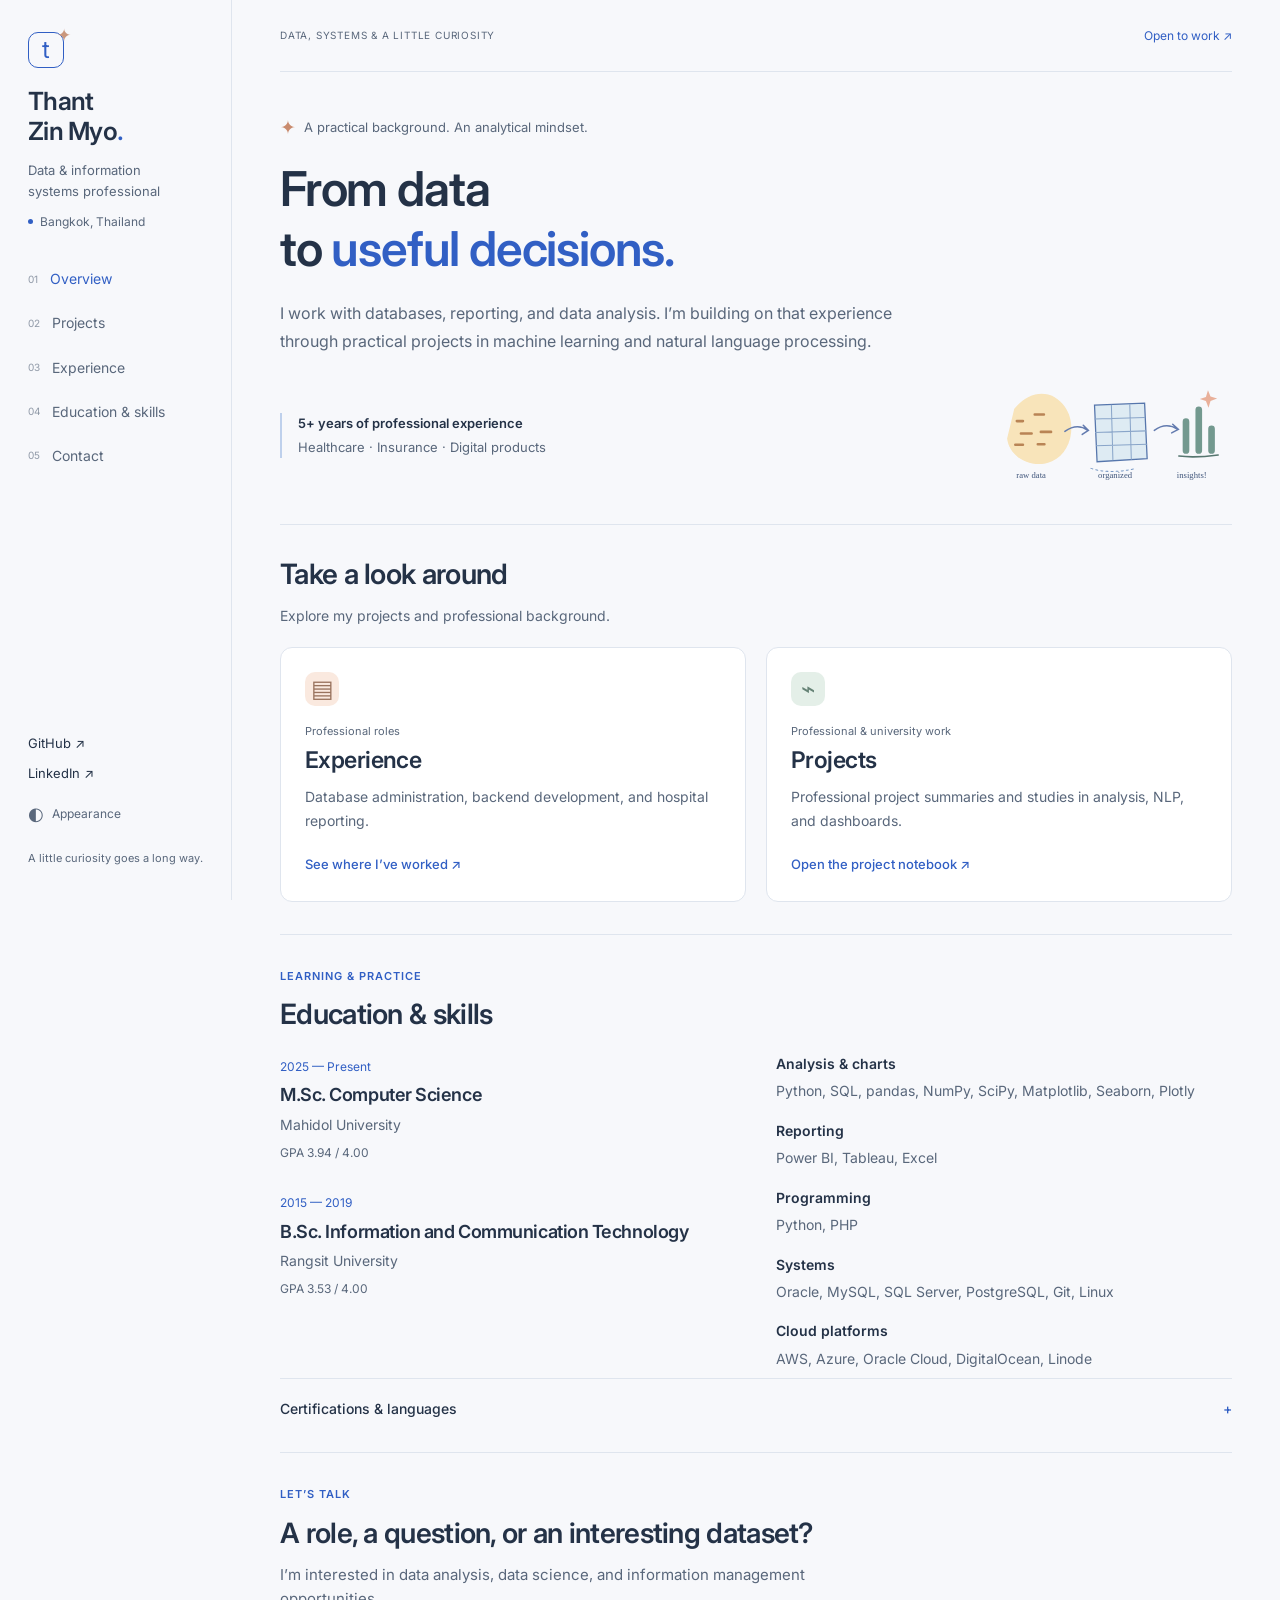
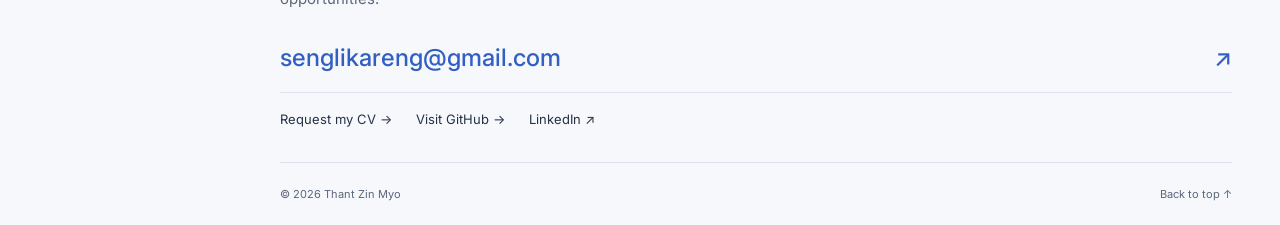
<file: index.html>
<!doctype html><html lang="en"><head><meta charset="utf-8"><meta name="viewport" content="width=device-width,initial-scale=1"><meta name="description" content="Thant Zin Myo — data and information systems professional. Explore academic projects, professional experience, education and skills."><meta name="theme-color" content="#f6f8fc"><title>Overview | Thant Zin Myo</title><link rel="icon" href="assets/favicon.svg"><link rel="preconnect" href="https://fonts.googleapis.com"><link rel="preconnect" href="https://fonts.gstatic.com" crossorigin><link href="https://fonts.googleapis.com/css2?family=Inter:wght@400;500;600&family=Patrick+Hand&display=swap" rel="stylesheet"><link rel="stylesheet" href="friendly.css"><script src="projects.js" defer></script><script src="friendly.js" defer></script></head><body id="top"><a class="skip" href="#main">Skip to content</a><aside class="profile-rail"><a class="identity" href="index.html"><span class="monogram">t<span>✦</span></span><strong>Thant<br> Zin Myo<span class="blue-dot">.</span></strong></a><p class="rail-role">Data &amp; information<br>systems professional</p><p class="rail-location"><span></span> Bangkok, Thailand</p><nav aria-label="Main navigation"><a href="index.html" aria-current="page"><span>01</span>Overview</a><a href="projects.html"><span>02</span>Projects</a><a href="experience.html"><span>03</span>Experience</a><a href="index.html#background"><span>04</span>Education & skills</a><a href="index.html#contact"><span>05</span>Contact</a></nav><div class="rail-bottom"><a href="https://github.com/karengsengli" target="_blank" rel="noopener noreferrer">GitHub ↗</a><a href="https://www.linkedin.com/in/data-engineer-mala" target="_blank" rel="noopener noreferrer">LinkedIn ↗</a><button class="theme-toggle" aria-label="Switch to dark theme">◐ <span>Appearance</span></button><p>A little curiosity goes a long way.</p></div></aside><main id="main"><header class="topline"><span>DATA, SYSTEMS &amp; A LITTLE CURIOSITY</span><a href="mailto:senglikareng@gmail.com">Open to work ↗</a></header><section class="opening"><div class="hello-note"><span class="little-star" aria-hidden="true">✦</span> A practical background. An analytical mindset.</div><h1>From data<br>to <span>useful decisions.</span></h1><p class="intro">I work with databases, reporting, and data analysis. I’m building on that experience through practical projects in machine learning and natural language processing.</p><div class="opening-bottom"><div class="current-note"><strong>5+ years of professional experience</strong><p>Healthcare · Insurance · Digital products</p></div><img class="data-doodle" src="assets/data-doodle.svg" alt="A playful sketch showing raw data becoming organized tables and useful insights"></div></section>
<section class="chapter explore"><div class="section-heading"><h2>Take a look around</h2><p>Explore my projects and professional background.</p></div><div class="path-grid"><a class="path" href="experience.html"><span class="path-symbol" aria-hidden="true">▤</span><span class="path-type">Professional roles</span><h3>Experience</h3><p>Database administration, backend development, and hospital reporting.</p><span class="path-link">See where I’ve worked ↗</span></a><a class="path" href="projects.html"><span class="path-symbol" aria-hidden="true">⌁</span><span class="path-type">Professional &amp; university work</span><h3>Projects</h3><p>Professional project summaries and studies in analysis, NLP, and dashboards.</p><span class="path-link">Open the project notebook ↗</span></a></div></section>
<section class="chapter" id="background"><div class="section-heading"><p class="eyebrow">LEARNING &amp; PRACTICE</p><h2>Education &amp; skills</h2></div><div class="background-grid"><div><article class="degree"><span>2025 — Present</span><h3>M.Sc. Computer Science</h3><p>Mahidol University</p><small>GPA 3.94 / 4.00</small></article><article class="degree"><span>2015 — 2019</span><h3>B.Sc. Information and Communication Technology</h3><p>Rangsit University</p><small>GPA 3.53 / 4.00</small></article></div><div><dl class="toolkit"><dt>Analysis &amp; charts</dt><dd>Python, SQL, pandas, NumPy, SciPy, Matplotlib, Seaborn, Plotly</dd><dt>Reporting</dt><dd>Power BI, Tableau, Excel</dd><dt>Programming</dt><dd>Python, PHP</dd><dt>Systems</dt><dd>Oracle, MySQL, SQL Server, PostgreSQL, Git, Linux</dd><dt>Cloud platforms</dt><dd>AWS, Azure, Oracle Cloud, DigitalOcean, Linode</dd></dl></div></div><details class="qualifications"><summary>Certifications &amp; languages <span>+</span></summary><div><p>Data Analyst — DataCamp, 2025</p><p>Data Engineer — DataCamp, 2025</p><p>Oracle Autonomous DB Cloud 2021 Specialist — Oracle University, 2021</p><p>Oracle 12C Database Administration — Info Wave Training Center, 2020</p><p class="languages">Burmese: Native · English: Intermediate · Thai: Basic</p></div></details></section><section class="contact chapter" id="contact"><p class="eyebrow">LET’S TALK</p><h2>A role, a question, or an interesting dataset?</h2><p>I’m interested in data analysis, data science, and information management opportunities.</p><a class="contact-email" href="mailto:senglikareng@gmail.com">senglikareng@gmail.com <span>↗</span></a><div class="contact-links"><a href="mailto:senglikareng@gmail.com?subject=Professional%20opportunity%20and%20CV%20request">Request my CV →</a><a href="https://github.com/karengsengli" target="_blank" rel="noopener noreferrer">Visit GitHub →</a><a href="https://www.linkedin.com/in/data-engineer-mala" target="_blank" rel="noopener noreferrer">LinkedIn ↗</a></div></section><footer><span>© 2026 Thant Zin Myo</span><a href="#top">Back to top ↑</a></footer></main><dialog id="case-study" aria-labelledby="case-title"><div class="dialog-bar"><span>Project notebook</span><button aria-label="Close project" class="close-dialog">×</button></div><div class="case-content"></div></dialog><noscript><p class="noscript-note">Enable JavaScript to open project details. Contact: senglikareng@gmail.com.</p></noscript></body></html>
</file>
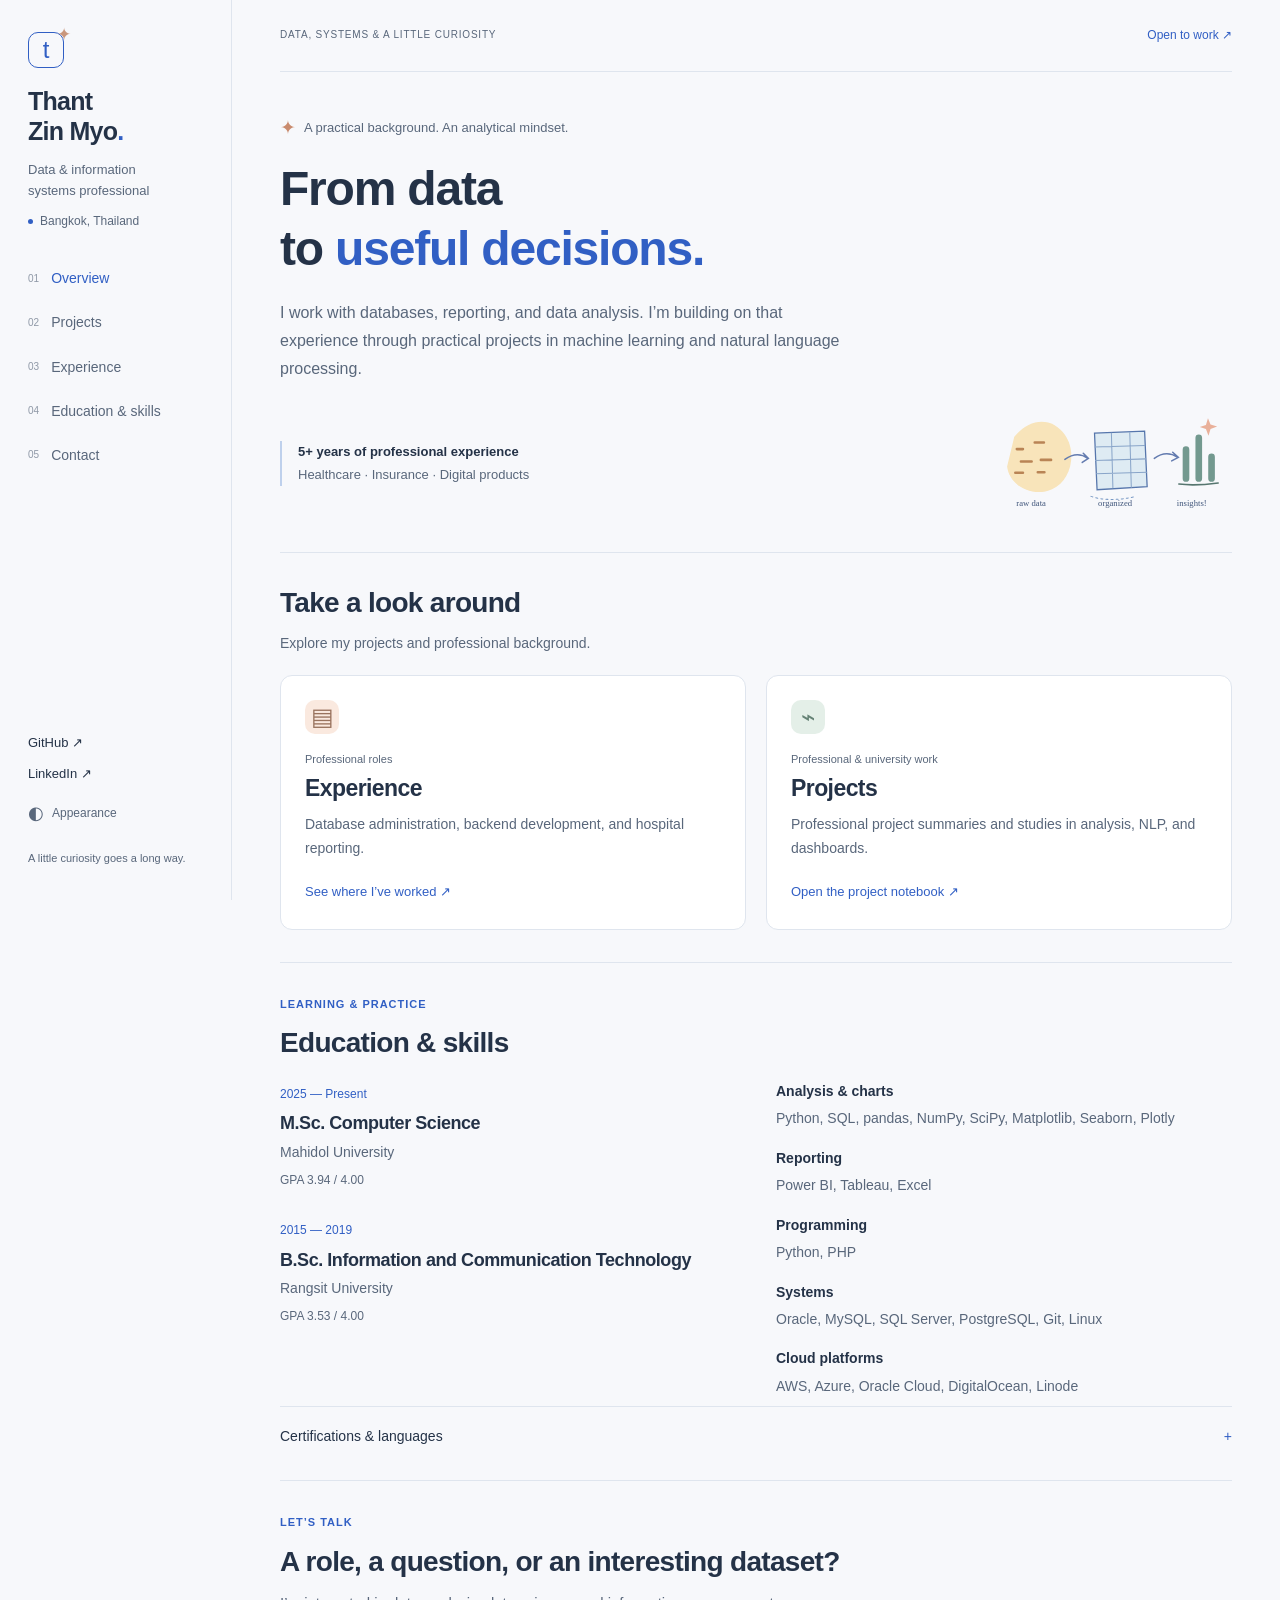
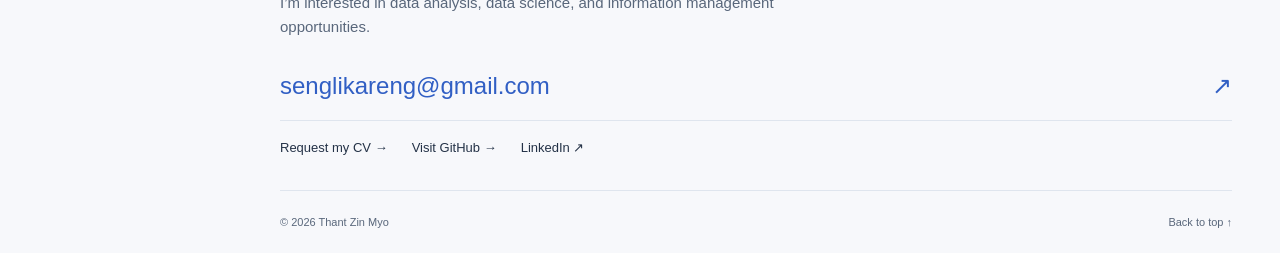
<file: about.html>
<!doctype html><html lang="en"><head><meta charset="utf-8"><meta http-equiv="refresh" content="0;url=index.html#background"><title>About Thant Zin Myo</title></head><body><a href="index.html#background">Education and skills</a><a href="mailto:senglikareng@gmail.com">Contact</a></body></html>
</file>
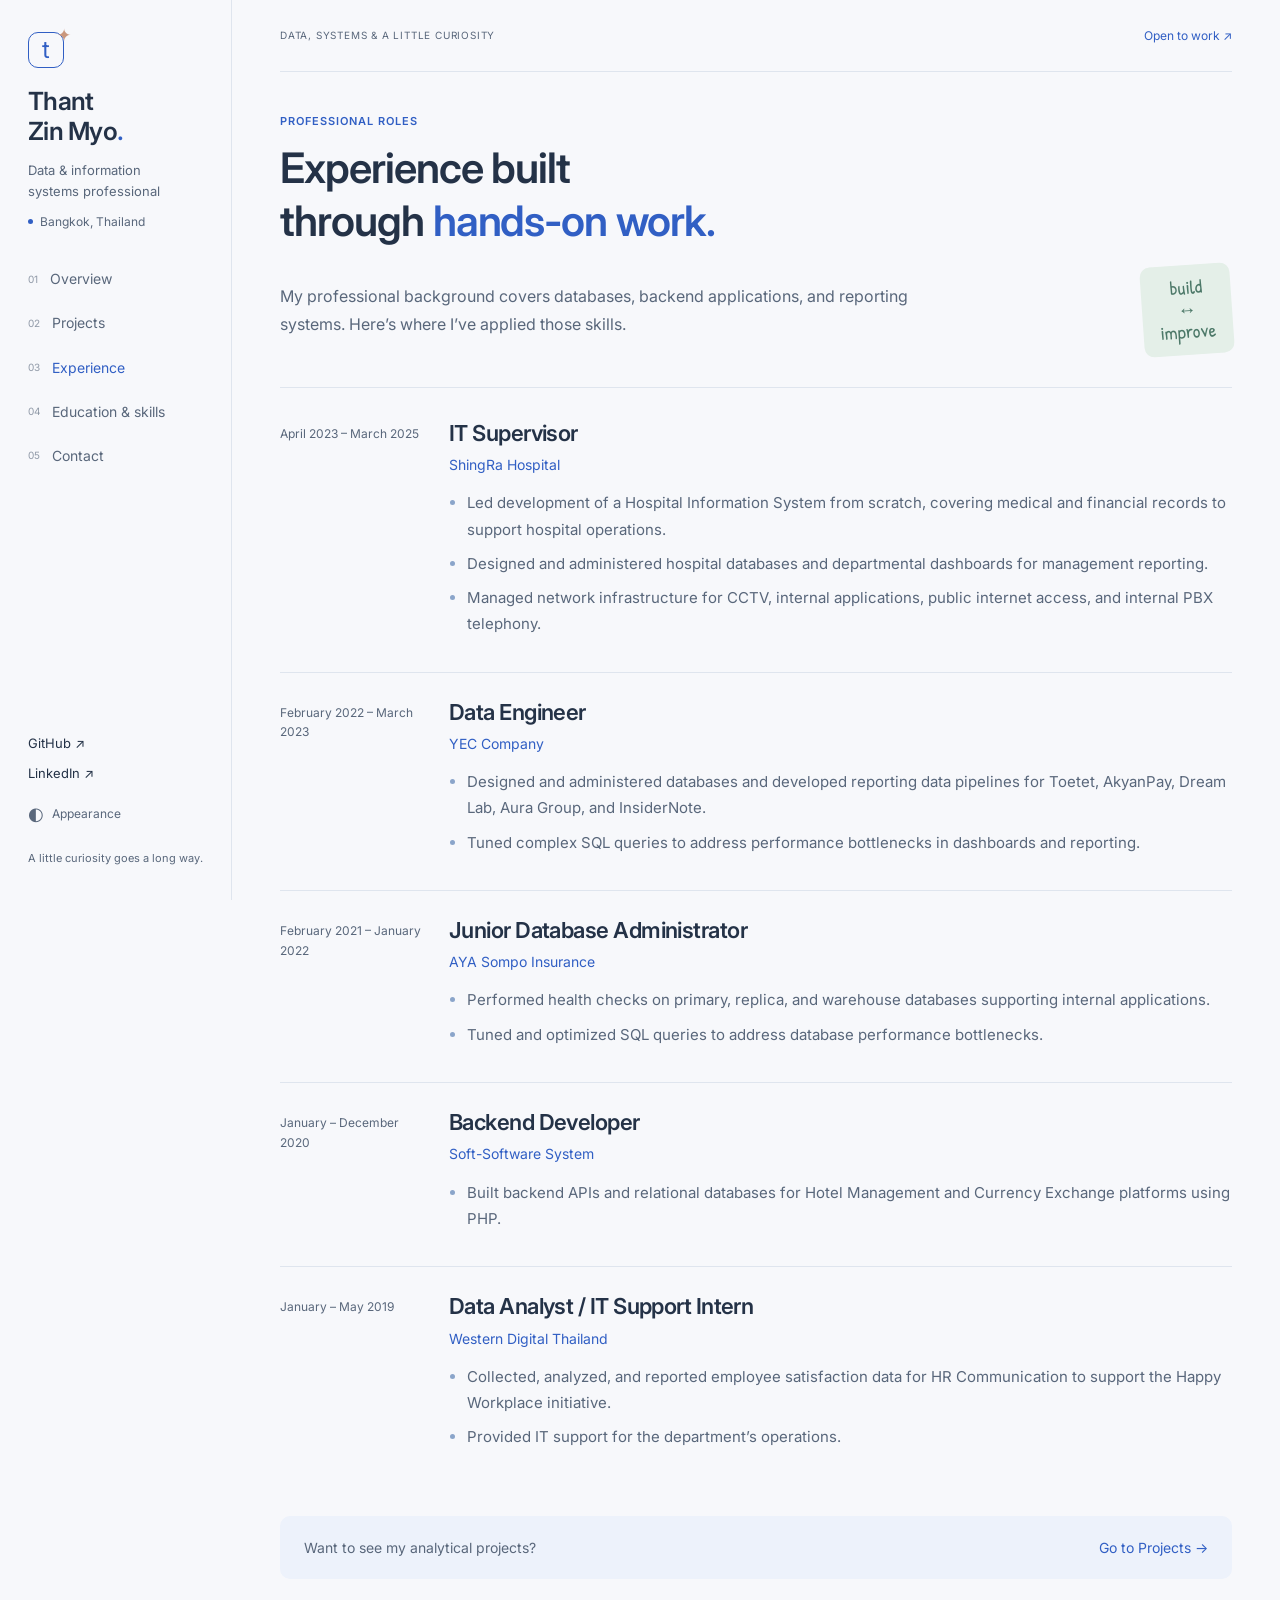
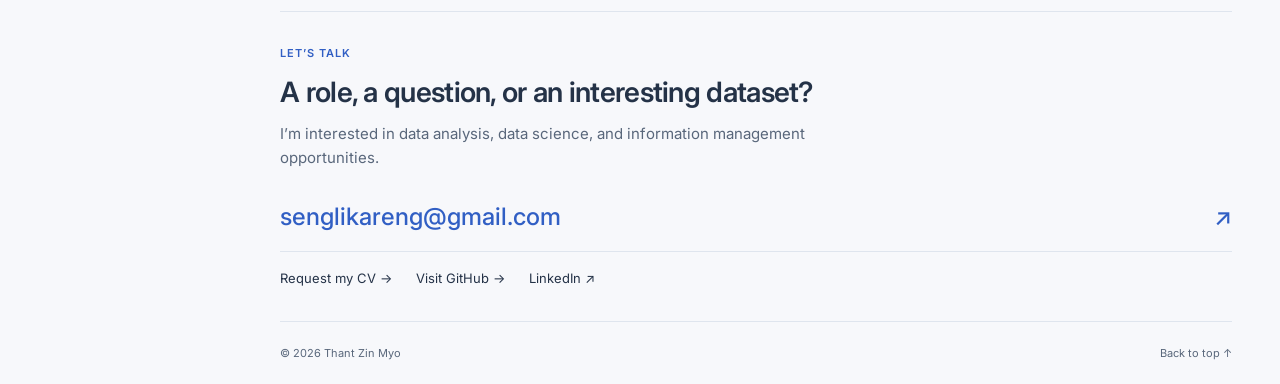
<file: experience.html>
<!doctype html><html lang="en"><head><meta charset="utf-8"><meta name="viewport" content="width=device-width,initial-scale=1"><meta name="description" content="Thant Zin Myo — data and information systems professional. Explore academic projects, professional experience, education and skills."><meta name="theme-color" content="#f6f8fc"><title>Experience | Thant Zin Myo</title><link rel="icon" href="assets/favicon.svg"><link rel="preconnect" href="https://fonts.googleapis.com"><link rel="preconnect" href="https://fonts.gstatic.com" crossorigin><link href="https://fonts.googleapis.com/css2?family=Inter:wght@400;500;600&family=Patrick+Hand&display=swap" rel="stylesheet"><link rel="stylesheet" href="friendly.css"><script src="projects.js" defer></script><script src="friendly.js" defer></script></head><body id="top"><a class="skip" href="#main">Skip to content</a><aside class="profile-rail"><a class="identity" href="index.html"><span class="monogram">t<span>✦</span></span><strong>Thant<br> Zin Myo<span class="blue-dot">.</span></strong></a><p class="rail-role">Data &amp; information<br>systems professional</p><p class="rail-location"><span></span> Bangkok, Thailand</p><nav aria-label="Main navigation"><a href="index.html"><span>01</span>Overview</a><a href="projects.html"><span>02</span>Projects</a><a href="experience.html" aria-current="page"><span>03</span>Experience</a><a href="index.html#background"><span>04</span>Education & skills</a><a href="index.html#contact"><span>05</span>Contact</a></nav><div class="rail-bottom"><a href="https://github.com/karengsengli" target="_blank" rel="noopener noreferrer">GitHub ↗</a><a href="https://www.linkedin.com/in/data-engineer-mala" target="_blank" rel="noopener noreferrer">LinkedIn ↗</a><button class="theme-toggle" aria-label="Switch to dark theme">◐ <span>Appearance</span></button><p>A little curiosity goes a long way.</p></div></aside><main id="main"><header class="topline"><span>DATA, SYSTEMS &amp; A LITTLE CURIOSITY</span><a href="mailto:senglikareng@gmail.com">Open to work ↗</a></header><section class="page-opening"><p class="eyebrow">PROFESSIONAL ROLES</p><h1>Experience built<br>through <span>hands-on work.</span></h1><div class="page-intro"><p>My professional background covers databases, backend applications, and reporting systems. Here’s where I’ve applied those skills.</p><span class="doodle-sticker mint" aria-hidden="true">build<br>↔<br>improve</span></div></section><section class="chapter" id="experience"><div id="roles" class="roles"></div></section><div class="next-page"><span>Want to see my analytical projects?</span><a href="projects.html">Go to Projects →</a></div><section class="contact chapter" id="contact"><p class="eyebrow">LET’S TALK</p><h2>A role, a question, or an interesting dataset?</h2><p>I’m interested in data analysis, data science, and information management opportunities.</p><a class="contact-email" href="mailto:senglikareng@gmail.com">senglikareng@gmail.com <span>↗</span></a><div class="contact-links"><a href="mailto:senglikareng@gmail.com?subject=Professional%20opportunity%20and%20CV%20request">Request my CV →</a><a href="https://github.com/karengsengli" target="_blank" rel="noopener noreferrer">Visit GitHub →</a><a href="https://www.linkedin.com/in/data-engineer-mala" target="_blank" rel="noopener noreferrer">LinkedIn ↗</a></div></section><footer><span>© 2026 Thant Zin Myo</span><a href="#top">Back to top ↑</a></footer></main><dialog id="case-study" aria-labelledby="case-title"><div class="dialog-bar"><span>Project notebook</span><button aria-label="Close project" class="close-dialog">×</button></div><div class="case-content"></div></dialog><noscript><p class="noscript-note">Enable JavaScript to open project details. Contact: senglikareng@gmail.com.</p></noscript></body></html>
</file>
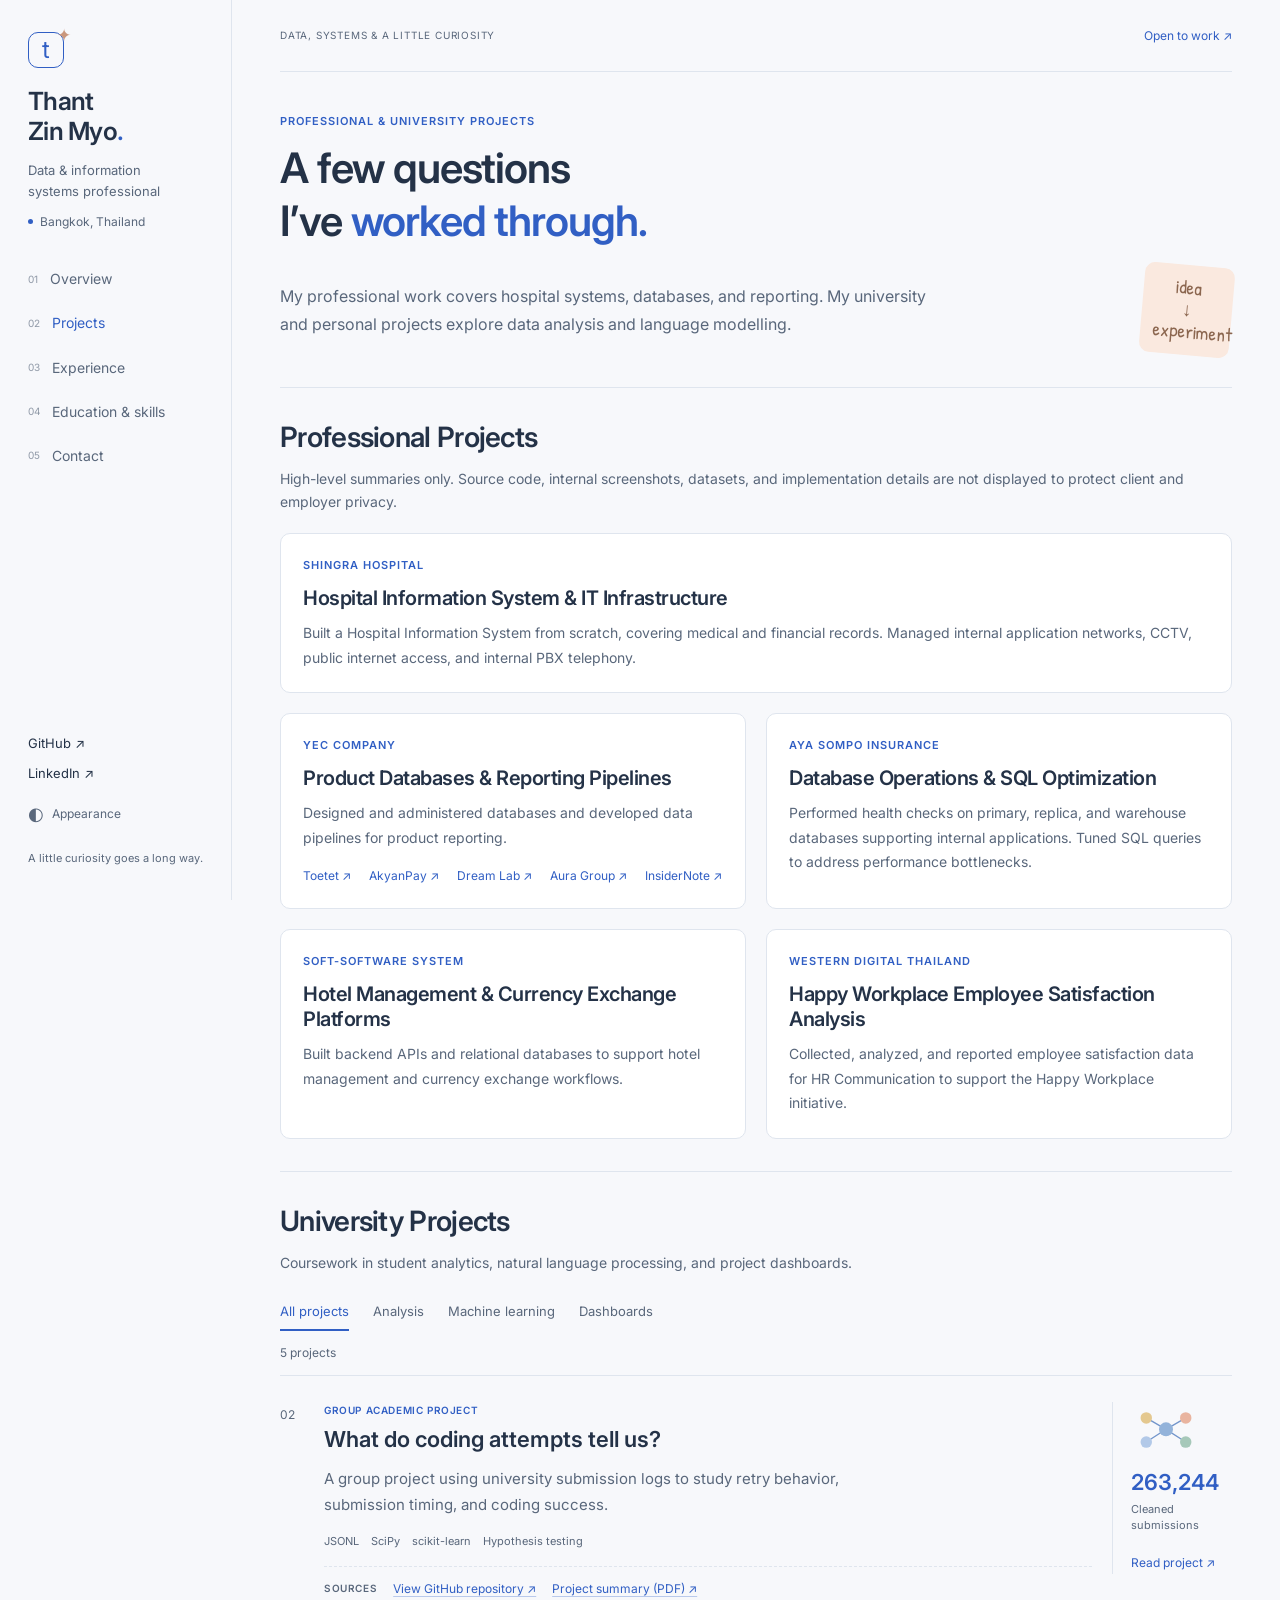
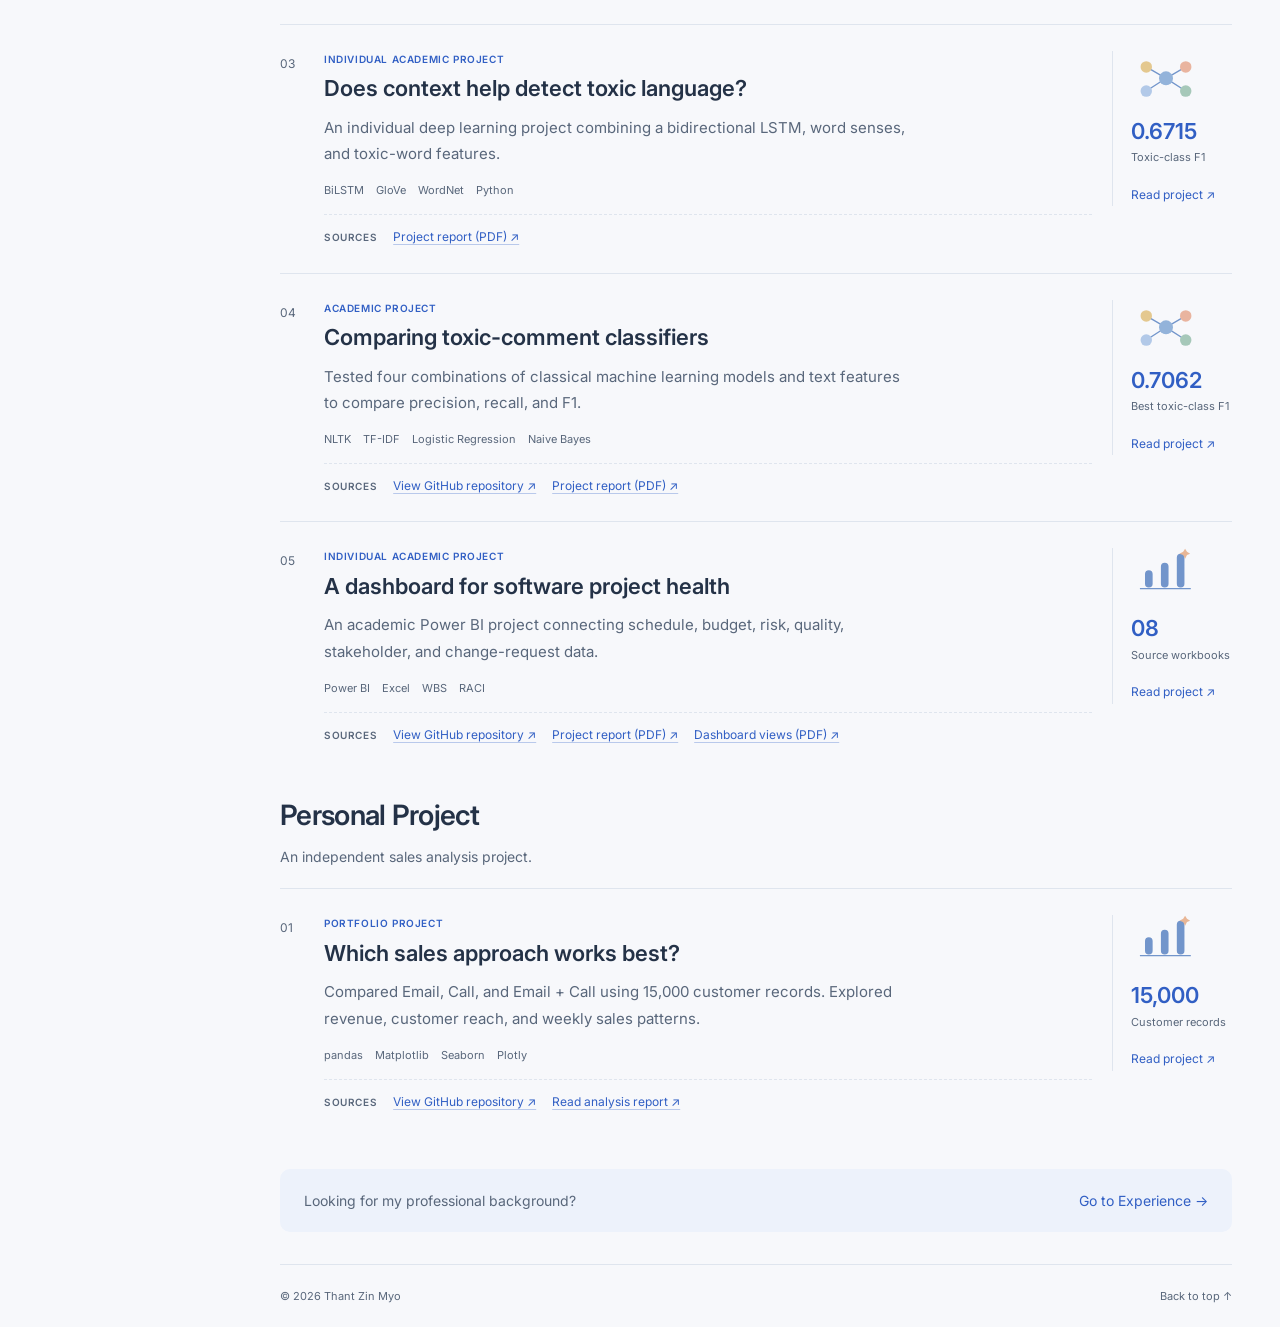
<file: projects.html>
<!doctype html><html lang="en"><head><meta charset="utf-8"><meta name="viewport" content="width=device-width,initial-scale=1"><meta name="description" content="Thant Zin Myo — data and information systems professional. Explore academic projects, professional experience, education and skills."><meta name="theme-color" content="#f6f8fc"><title>Projects | Thant Zin Myo</title><link rel="icon" href="assets/favicon.svg"><link rel="preconnect" href="https://fonts.googleapis.com"><link rel="preconnect" href="https://fonts.gstatic.com" crossorigin><link href="https://fonts.googleapis.com/css2?family=Inter:wght@400;500;600&family=Patrick+Hand&display=swap" rel="stylesheet"><link rel="stylesheet" href="friendly.css"><script src="projects.js" defer></script><script src="friendly.js" defer></script></head><body id="top"><a class="skip" href="#main">Skip to content</a><aside class="profile-rail"><a class="identity" href="index.html"><span class="monogram">t<span>✦</span></span><strong>Thant<br> Zin Myo<span class="blue-dot">.</span></strong></a><p class="rail-role">Data &amp; information<br>systems professional</p><p class="rail-location"><span></span> Bangkok, Thailand</p><nav aria-label="Main navigation"><a href="index.html"><span>01</span>Overview</a><a href="projects.html" aria-current="page"><span>02</span>Projects</a><a href="experience.html"><span>03</span>Experience</a><a href="index.html#background"><span>04</span>Education & skills</a><a href="index.html#contact"><span>05</span>Contact</a></nav><div class="rail-bottom"><a href="https://github.com/karengsengli" target="_blank" rel="noopener noreferrer">GitHub ↗</a><a href="https://www.linkedin.com/in/data-engineer-mala" target="_blank" rel="noopener noreferrer">LinkedIn ↗</a><button class="theme-toggle" aria-label="Switch to dark theme">◐ <span>Appearance</span></button><p>A little curiosity goes a long way.</p></div></aside><main id="main"><header class="topline"><span>DATA, SYSTEMS &amp; A LITTLE CURIOSITY</span><a href="mailto:senglikareng@gmail.com">Open to work ↗</a></header><section class="page-opening"><p class="eyebrow">PROFESSIONAL &amp; UNIVERSITY PROJECTS</p><h1>A few questions<br>I’ve <span>worked through.</span></h1><div class="page-intro"><p>My professional work covers hospital systems, databases, and reporting. My university and personal projects explore data analysis and language modelling.</p><span class="doodle-sticker" aria-hidden="true">idea<br>↓<br>experiment</span></div></section><section class="chapter" id="professional-projects"><div class="section-heading"><h2>Professional Projects</h2><p>High-level summaries only. Source code, internal screenshots, datasets, and implementation details are not displayed to protect client and employer privacy.</p></div><div class="professional-projects">
<article><p class="eyebrow">SHINGRA HOSPITAL</p><h3>Hospital Information System &amp; IT Infrastructure</h3><p>Built a Hospital Information System from scratch, covering medical and financial records. Managed internal application networks, CCTV, public internet access, and internal PBX telephony.</p></article>
<article><p class="eyebrow">YEC COMPANY</p><h3>Product Databases &amp; Reporting Pipelines</h3><p>Designed and administered databases and developed data pipelines for product reporting.</p><div class="product-links"><a href="https://www.toetet.com/home" target="_blank" rel="noopener noreferrer">Toetet ↗</a><a href="https://akyanpay.com" target="_blank" rel="noopener noreferrer">AkyanPay ↗</a><a href="https://dreamlab.news/" target="_blank" rel="noopener noreferrer">Dream Lab ↗</a><a href="https://auragroup.shop/" target="_blank" rel="noopener noreferrer">Aura Group ↗</a><a href="https://insidernote.app" target="_blank" rel="noopener noreferrer">InsiderNote ↗</a></div></article>
<article><p class="eyebrow">AYA SOMPO INSURANCE</p><h3>Database Operations &amp; SQL Optimization</h3><p>Performed health checks on primary, replica, and warehouse databases supporting internal applications. Tuned SQL queries to address performance bottlenecks.</p></article>
<article><p class="eyebrow">SOFT-SOFTWARE SYSTEM</p><h3>Hotel Management &amp; Currency Exchange Platforms</h3><p>Built backend APIs and relational databases to support hotel management and currency exchange workflows.</p></article>
<article><p class="eyebrow">WESTERN DIGITAL THAILAND</p><h3>Happy Workplace Employee Satisfaction Analysis</h3><p>Collected, analyzed, and reported employee satisfaction data for HR Communication to support the Happy Workplace initiative.</p></article>
</div></section><section class="chapter projects-chapter" id="projects"><div class="section-heading"><h2>University Projects</h2><p>Coursework in student analytics, natural language processing, and project dashboards.</p></div><div class="work-filters" role="group" aria-label="Filter projects"><button data-filter="all" class="active" aria-pressed="true">All projects</button><button data-filter="analysis" aria-pressed="false">Analysis</button><button data-filter="ml" aria-pressed="false">Machine learning</button><button data-filter="bi" aria-pressed="false">Dashboards</button></div><p id="filter-status" class="filter-status" role="status"></p><div id="project-list"></div><div class="section-heading personal-heading"><h2>Personal Project</h2><p>An independent sales analysis project.</p></div><div id="personal-project-list"></div></section><div class="next-page"><span>Looking for my professional background?</span><a href="experience.html">Go to Experience →</a></div><footer><span>© 2026 Thant Zin Myo</span><a href="#top">Back to top ↑</a></footer></main><dialog id="case-study" aria-labelledby="case-title"><div class="dialog-bar"><span>Project notebook</span><button aria-label="Close project" class="close-dialog">×</button></div><div class="case-content"></div></dialog><noscript><p class="noscript-note">Enable JavaScript to open project details. Contact: senglikareng@gmail.com.</p></noscript></body></html>
</file>
<file: friendly.css>
:root{--bg:#f7f8fb;--paper:#fff;--ink:#243247;--muted:#59677b;--blue:#315fc4;--line:#dfe5ee;--soft:#edf2fb;--peach:#fae9df;--mint:#e4efe8;--font:Inter,Arial,sans-serif;color-scheme:light}*{box-sizing:border-box}html{scroll-behavior:smooth;scroll-padding-top:24px}body{margin:0;background:var(--bg);color:var(--ink);font:400 16px/1.65 var(--font);-webkit-font-smoothing:antialiased}body.dark{--bg:#162132;--paper:#1d2b3e;--ink:#eaf0f8;--muted:#b5c3d7;--blue:#a2bfff;--line:#36465b;--soft:#263a55;--peach:#473b37;--mint:#2c433d;color-scheme:dark}a{color:inherit;text-decoration:none}button{font:inherit;color:inherit;cursor:pointer}a:focus-visible,button:focus-visible,summary:focus-visible{outline:2px solid var(--blue);outline-offset:4px}button,a{touch-action:manipulation}::selection{background:#315fc428}h1,h2,h3,p,ul,dl{margin-top:0}h1,h2,h3{line-height:1.25;letter-spacing:-.025em;font-weight:600}h1{font-size:48px;margin-bottom:20px;max-width:760px}h1>span{color:var(--blue)}h2{font-size:28px;margin-bottom:12px}h3{font-size:21px;margin-bottom:10px}.profile-rail{position:fixed;inset:0 auto 0 0;width:232px;padding:32px 28px;background:var(--bg);border-right:1px solid var(--line);display:flex;flex-direction:column;z-index:10}.identity{display:block}.monogram{display:flex;align-items:center;justify-content:center;position:relative;width:36px;height:36px;border:1.5px solid var(--blue);border-radius:10px;color:var(--blue);font-size:24px;margin-bottom:18px}.monogram>span{font-size:17px;position:absolute;right:-8px;top:-12px;color:#ca977c}.identity>strong{display:block;font-size:25px;font-weight:600;line-height:1.2;letter-spacing:-.03em}.blue-dot{color:var(--blue)}.rail-role{font-size:13px;line-height:1.6;color:var(--muted);margin:14px 0 10px}.rail-location{font-size:12px;display:flex;gap:7px;align-items:center;color:var(--muted);margin:0}.rail-location>span{width:5px;height:5px;border-radius:50%;background:var(--blue)}nav{display:flex;flex-direction:column;gap:5px;margin-top:28px}nav a{display:flex;align-items:center;gap:12px;font-size:14px;padding:8px 0;color:var(--muted)}nav a>span{font-size:10px;color:var(--muted);opacity:.65}nav a:hover,nav a[aria-current]{color:var(--blue)}.rail-bottom{margin-top:auto;padding-top:24px}.rail-bottom>a{font-size:13px}.rail-bottom>p{font-size:11px;line-height:1.6;color:var(--muted);margin:16px 0 0}.theme-toggle{border:0;background:none;padding:6px 0;display:flex;align-items:center;gap:8px;font-size:18px;color:var(--muted);margin-top:8px}.theme-toggle>span{font-size:12px}main{margin-left:232px;padding:0 48px;max-width:1260px}.topline{display:flex;align-items:center;justify-content:space-between;gap:20px;min-height:72px;border-bottom:1px solid var(--line);font-size:10px;letter-spacing:.08em;color:var(--muted)}.topline>a{font-size:12px;letter-spacing:0;color:var(--blue);white-space:nowrap}.opening,.page-opening{padding:40px 0 32px}.hello-note{font-size:13px;color:var(--muted);display:flex;gap:8px;align-items:center;margin-bottom:16px}.little-star{font-size:19px;color:#c98b6e}.intro,.page-intro>p{font-size:16px;line-height:1.75;color:var(--muted);max-width:65ch;margin-bottom:0}.opening-bottom{display:grid;grid-template-columns:1fr 230px;gap:24px;align-items:center;margin-top:24px}.current-note{border-left:2px solid #bed0ec;padding-left:16px}.current-note>strong{display:block;font-size:13px;font-weight:600}.current-note>p{font-size:13px;color:var(--muted);margin:3px 0 14px;line-height:1.6}.current-note>p:last-child{margin-bottom:0}.data-doodle{display:block;width:100%;max-width:230px;justify-self:end}.chapter{padding:32px 0;border-top:1px solid var(--line)}.section-heading{margin-bottom:20px}.section-heading>p:not(.eyebrow){font-size:14px;color:var(--muted);margin:0}.eyebrow{font-size:11px;font-weight:600;letter-spacing:.09em;color:var(--blue);margin-bottom:12px}.path-grid{display:grid;grid-template-columns:1fr 1fr;gap:20px}.path{padding:24px;border:1px solid var(--line);border-radius:12px;background:var(--paper);transition:border-color .2s}.path:hover{border-color:var(--blue)}.path-symbol{display:flex;align-items:center;justify-content:center;width:34px;height:34px;background:var(--peach);color:#99735e;border-radius:10px;font-size:24px;margin-bottom:16px}.path:nth-child(2) .path-symbol{background:var(--mint);color:#658275}.path-type{display:block;font-size:11px;color:var(--muted);margin-bottom:6px}.path h3{font-size:23px;margin-bottom:10px}.path>p{font-size:14px;line-height:1.7;color:var(--muted);margin-bottom:18px}.path-link{font-size:13px;font-weight:500;color:var(--blue)}.background-grid{display:grid;grid-template-columns:1fr 1fr;gap:40px}.degree{margin-bottom:24px}.degree>span{font-size:12px;color:var(--blue)}.degree>h3{font-size:18px;margin:6px 0}.degree>p{font-size:14px;color:var(--muted);margin:0 0 2px}.degree>small{font-size:12px;color:var(--muted)}.toolkit{margin:0}.toolkit>dt{font-size:14px;font-weight:600;margin-top:16px}.toolkit>dt:first-child{margin-top:0}.toolkit>dd{font-size:14px;line-height:1.7;color:var(--muted);margin:4px 0 0}.qualifications{border-top:1px solid var(--line);padding-top:18px;margin-top:8px}.qualifications>summary{display:flex;justify-content:space-between;list-style:none;font-size:14px;font-weight:500;cursor:pointer}.qualifications>summary::-webkit-details-marker{display:none}.qualifications summary>span{color:var(--blue)}.qualifications[open] summary>span{transform:rotate(45deg)}.qualifications p{font-size:14px;color:var(--muted);margin:12px 0}.languages{border-top:1px solid var(--line);padding-top:14px}.contact>h2{max-width:630px}.contact>p:not(.eyebrow){font-size:15px;color:var(--muted);margin-bottom:18px;max-width:60ch}.contact-email{display:flex;align-items:center;justify-content:space-between;gap:16px;color:var(--blue);font-size:24px;font-weight:500;border-bottom:1px solid var(--line);padding:8px 0 14px;overflow-wrap:anywhere}.contact-links{display:flex;flex-wrap:wrap;gap:24px;font-size:13px;margin-top:16px}.contact-links>a:hover{text-decoration:underline}footer{border-top:1px solid var(--line);padding:22px 0;display:flex;justify-content:space-between;gap:20px;font-size:11px;color:var(--muted)}.page-opening h1{font-size:42px;margin-bottom:18px}.page-intro{display:grid;grid-template-columns:1fr 90px;gap:24px;align-items:center}.doodle-sticker{font-family:'Patrick Hand',cursive;font-size:19px;line-height:1.15;background:var(--peach);color:#8b664f;text-align:center;border-radius:10px;padding:12px;transform:rotate(5deg)}.doodle-sticker.mint{background:var(--mint);color:#4c7868;transform:rotate(-4deg)}.work-filters{display:flex;flex-wrap:wrap;gap:8px 24px}.work-filters button{border:0;border-bottom:2px solid transparent;background:none;padding:7px 0;font-size:13px;color:var(--muted)}.work-filters button.active{color:var(--blue);border-color:var(--blue)}.filter-status{font-size:12px;color:var(--muted);margin:12px 0}.project-row{display:grid;grid-template-columns:24px 1fr 120px;gap:20px;padding:26px 0;border-top:1px solid var(--line);align-items:start}.project-index{font-size:12px;padding-top:3px;color:var(--muted)}.project-category{font-size:10px;font-weight:600;letter-spacing:.06em;color:var(--blue);margin:0 0 8px}.project-row h3{font-size:22px;margin:0 0 12px;max-width:38ch}.project-row h3>button{font:inherit;background:none;border:0;text-align:left;padding:0}.project-row h3>button:hover{color:var(--blue)}.project-description{font-size:15px;line-height:1.75;color:var(--muted);margin-bottom:14px;max-width:65ch}.project-tools{display:flex;flex-wrap:wrap;gap:5px 12px;font-size:11px;color:var(--muted)}.project-side{border-left:1px solid var(--line);padding-left:18px}.project-sketch{width:70px;height:58px;margin-bottom:8px;color:#7295cb}.project-side>strong{display:block;color:var(--blue);font-size:22px;font-weight:600;line-height:1.3}.project-side>small{display:block;font-size:11px;line-height:1.5;color:var(--muted);margin:4px 0 14px}.read-project{font-size:12px;color:var(--blue);border:0;background:none;padding:0;text-align:left}.next-page{display:flex;align-items:center;justify-content:space-between;gap:20px;padding:20px 24px;background:var(--soft);border-radius:10px;font-size:14px;margin-bottom:32px}.next-page>span{color:var(--muted)}.next-page>a{color:var(--blue);white-space:nowrap}.role{display:grid;grid-template-columns:145px 1fr;gap:24px;border-top:1px solid var(--line);padding:26px 0}.role:first-child{border:0;padding-top:0}.role-date{font-size:12px;color:var(--muted);padding-top:4px}.role h2{font-size:22px;margin-bottom:6px}.employer{color:var(--blue);font-size:14px;margin-bottom:14px}.role ul{padding-left:18px;margin-bottom:0}.role li{font-size:15px;line-height:1.75;color:var(--muted);margin-bottom:8px}.role li::marker{color:#8ba5ca}dialog{background:var(--paper);color:var(--ink);border:1px solid var(--line);border-radius:12px;padding:0;width:min(760px,94vw);max-height:88vh;box-shadow:0 20px 70px #101d3d40}dialog::backdrop{background:#13233a80;backdrop-filter:blur(4px)}.dialog-bar{display:flex;justify-content:space-between;align-items:center;position:sticky;top:0;background:var(--paper);padding:14px 24px;border-bottom:1px solid var(--line);font-size:12px;color:var(--muted);z-index:1}.close-dialog{border:0;background:none;color:var(--blue);font-size:27px;padding:0 4px;line-height:1}.case-content{padding:28px 32px}.case-content h2{font-size:28px}.case-content h3{font-size:17px;color:var(--blue);margin:24px 0 10px}.case-content p,.case-content li{font-size:15px;line-height:1.75;color:var(--muted)}.case-content ul{padding-left:20px}.case-content li{margin-bottom:8px}.case-results{display:flex;flex-wrap:wrap;gap:12px;margin:16px 0}.case-results>div{flex:1;min-width:130px;background:var(--soft);padding:16px;border-radius:8px}.case-results strong{display:block;font-size:25px;font-weight:600;color:var(--blue)}.case-results small{display:block;font-size:12px;line-height:1.5;color:var(--muted);margin-top:4px}.case-link-row{display:flex;gap:20px;flex-wrap:wrap;margin-top:24px}.case-link-row a{font-size:13px;color:var(--blue);border-bottom:1px solid var(--blue)}.case-image{width:100%;margin:16px 0;border-radius:6px}.skip{position:absolute;top:-100px;left:16px;z-index:50;padding:8px 16px;background:var(--blue);color:var(--paper)}.skip:focus{top:12px}.noscript-note{margin-left:250px;padding:20px}
@media(max-width:1100px){main{padding:0 32px}.profile-rail{width:210px;padding:28px 22px}main{margin-left:210px}.opening-bottom{grid-template-columns:1fr 190px}.role{grid-template-columns:115px 1fr;gap:20px}.project-row{gap:14px;grid-template-columns:20px 1fr 105px}}
@media(max-width:850px){.profile-rail{position:relative;inset:auto;width:auto;padding:20px 28px 12px;display:grid;grid-template-columns:1fr auto;gap:0 20px;border-right:0;border-bottom:1px solid var(--line)}.identity{display:flex;gap:12px;align-items:center}.monogram{margin:0;width:30px;height:30px;font-size:21px}.identity>strong{font-size:20px}.identity>strong br{display:none}.rail-role,.rail-location,.rail-bottom>p{display:none}.rail-bottom{grid-column:2;grid-row:1;margin:0;padding:0;display:flex;align-items:center;gap:20px}.rail-bottom>a{font-size:12px}.theme-toggle{margin:0;font-size:20px}.theme-toggle>span{display:none}nav{grid-column:1/-1;flex-direction:row;gap:24px;margin-top:12px;flex-wrap:wrap}nav a{font-size:12px;padding:6px 0}nav a>span{display:none}main{margin:0;padding:0 32px}.topline{min-height:60px}.opening,.page-opening{padding-top:32px}.noscript-note{margin-left:0}}
@media(max-width:560px){.profile-rail{padding:18px 20px 10px;gap:0 12px}.identity{gap:10px}.identity>strong{font-size:18px}.rail-bottom{gap:14px}.rail-bottom>a{font-size:11px}nav{gap:4px 18px;margin-top:12px}nav a{font-size:12px}main{padding:0 22px}.topline{font-size:8px;letter-spacing:.04em;gap:12px;min-height:54px}.topline>a{font-size:11px}.opening,.page-opening{padding:28px 0}.hello-note{font-size:11px;margin-bottom:14px}h1{font-size:36px;line-height:1.2;margin-bottom:18px}.page-opening h1{font-size:33px}.intro,.page-intro>p{font-size:15px;line-height:1.75}.opening-bottom{grid-template-columns:1fr 125px;gap:14px;margin-top:22px}.current-note{padding-left:12px}.current-note>strong{font-size:12px}.current-note>p{font-size:11px;margin-bottom:12px}.chapter{padding:28px 0}h2{font-size:25px}.path-grid,.background-grid{grid-template-columns:1fr;gap:16px}.path{padding:22px}.path h3{font-size:22px}.path-symbol{margin-bottom:12px}.path>p{font-size:14px;margin-bottom:14px}.background-grid{gap:0}.degree>h3{font-size:18px}.toolkit>dd{font-size:14px}.qualifications{margin-top:24px}.contact>p:not(.eyebrow){font-size:14px}.contact-email{font-size:19px;gap:12px}.contact-links{font-size:12px;gap:20px}footer{font-size:10px}.page-intro{grid-template-columns:1fr}.doodle-sticker{display:none}.work-filters{gap:6px 20px}.work-filters button{font-size:12px}.project-row{grid-template-columns:1fr;gap:10px;padding:24px 0}.project-index{font-size:11px;padding:0}.project-row h3{font-size:21px}.project-category{font-size:10px}.project-description{font-size:15px}.project-tools{font-size:11px}.project-side{display:grid;grid-template-columns:52px 1fr auto;align-items:center;gap:3px 12px;border-left:0;border-top:1px dashed var(--line);padding:12px 0 0}.project-sketch{width:52px;height:48px;grid-column:1;grid-row:1/3;margin:0}.project-side>strong{font-size:20px;grid-column:2;grid-row:1;align-self:end}.project-side>small{font-size:11px;grid-column:2;grid-row:2;margin:0;align-self:start}.read-project{grid-column:3;grid-row:1/3;font-size:12px;white-space:nowrap}.next-page{display:block;font-size:13px;padding:18px 20px}.next-page>a{display:block;margin-top:8px}.role{grid-template-columns:1fr;gap:8px;padding:24px 0}.role-date{font-size:12px;padding:0}.role h2{font-size:21px}.employer{font-size:14px;margin-bottom:12px}.role li{font-size:15px}.case-content{padding:24px}.case-content h2{font-size:24px}.case-content h3{font-size:17px}.case-results>div{min-width:110px;padding:14px}.case-results strong{font-size:22px}}
@media(prefers-reduced-motion:reduce){html{scroll-behavior:auto}*{transition:none!important}}
.professional-projects{display:grid;grid-template-columns:1fr 1fr;gap:20px}.professional-projects article{padding:22px;background:var(--paper);border:1px solid var(--line);border-radius:10px}.professional-projects article:first-child{grid-column:1/-1}.professional-projects h3{font-size:20px}.professional-projects article>p:not(.eyebrow){font-size:14px;line-height:1.75;color:var(--muted);margin-bottom:0}.product-links{display:flex;gap:10px 18px;flex-wrap:wrap;margin-top:16px;font-size:12px;color:var(--blue)}.personal-heading{margin-top:28px}.rail-bottom>a+a{display:block;margin-top:8px}@media(max-width:850px){.rail-bottom{gap:12px}.rail-bottom>a+a{display:inline;margin:0}}@media(max-width:560px){.professional-projects{grid-template-columns:1fr}.professional-projects article{padding:20px}.professional-projects h3{font-size:19px}.rail-bottom{gap:9px}.rail-bottom>a{font-size:10px}.identity>strong{font-size:16px}.identity{gap:8px}.profile-rail{gap:0 8px}}
.project-sources{display:flex;align-items:center;flex-wrap:wrap;gap:8px 16px;margin-top:15px;padding-top:12px;border-top:1px dashed var(--line);font-size:12px;line-height:1.6}.project-sources>span{font-size:10px;font-weight:600;color:var(--muted);text-transform:uppercase;letter-spacing:.06em}.project-sources>a{color:var(--blue);text-decoration:underline;text-decoration-color:#315fc450;text-underline-offset:3px}.project-sources>a:hover{text-decoration-color:var(--blue)}
</file>
